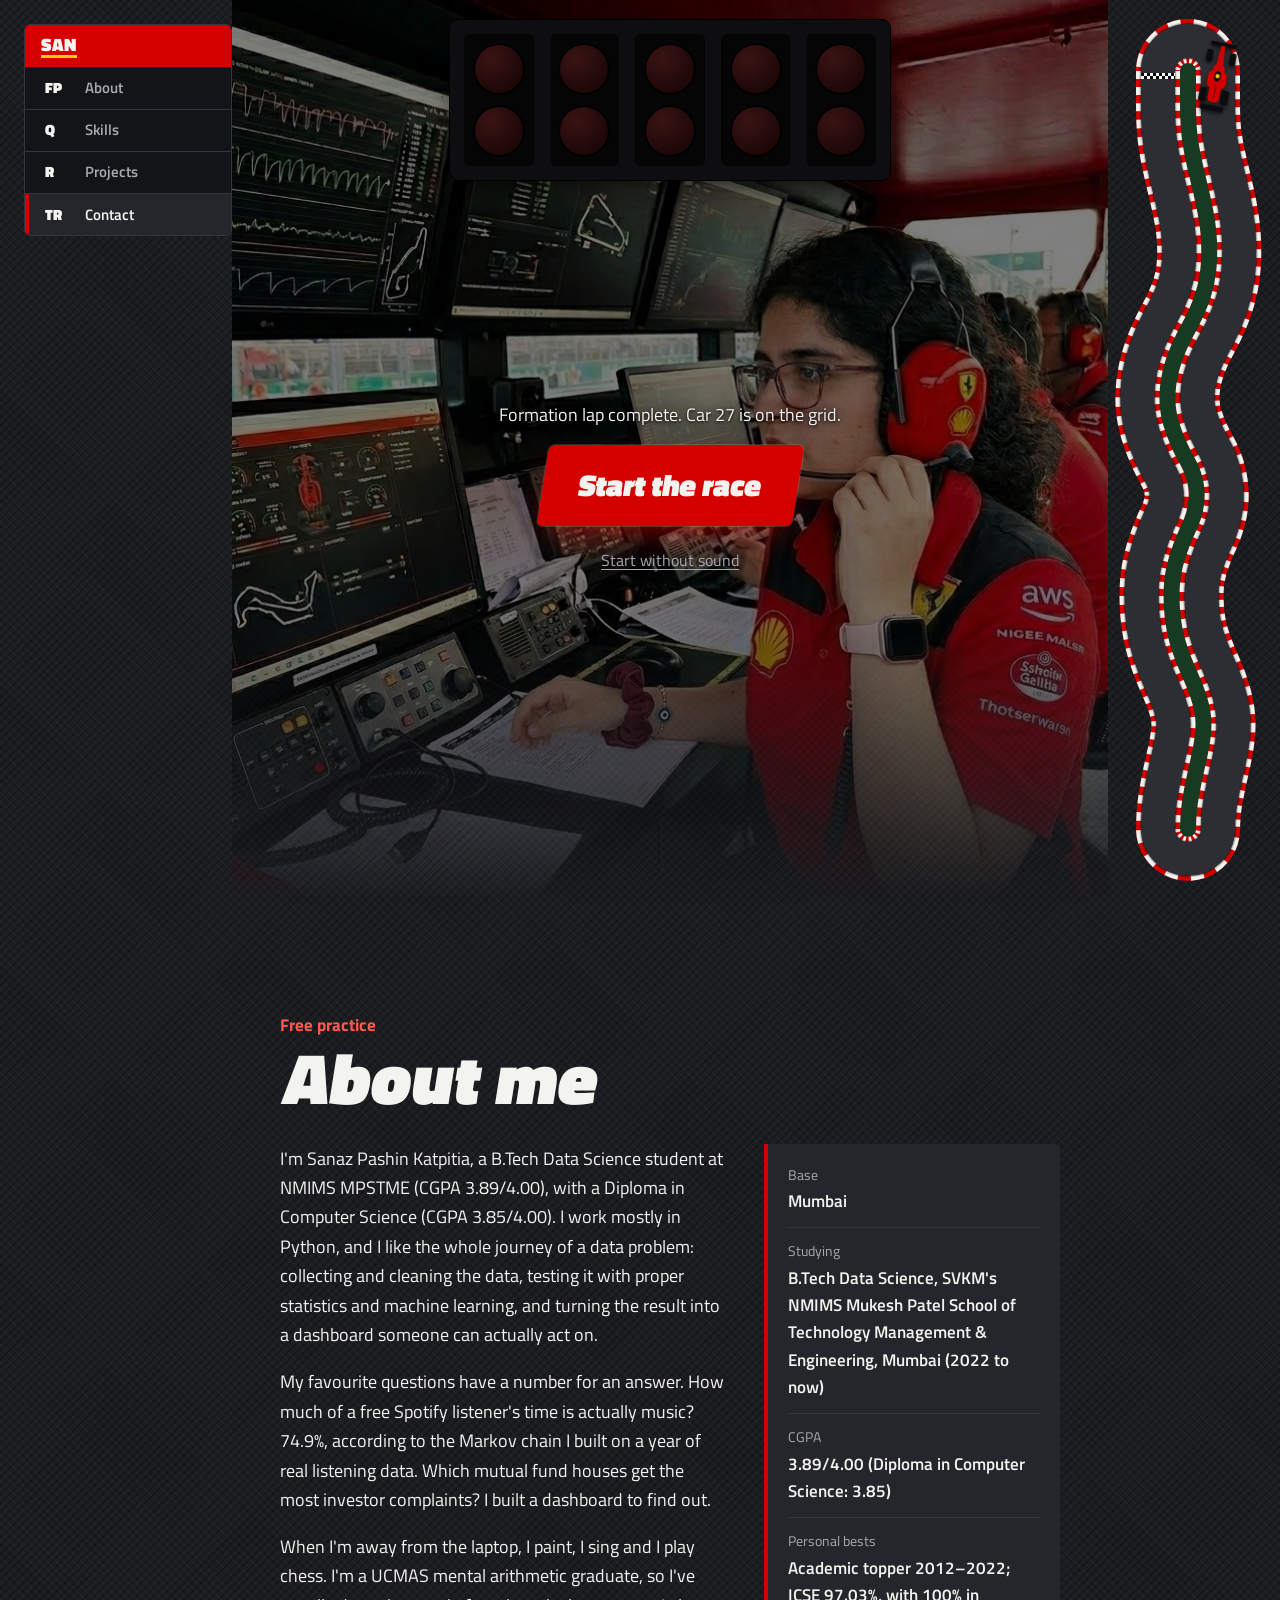
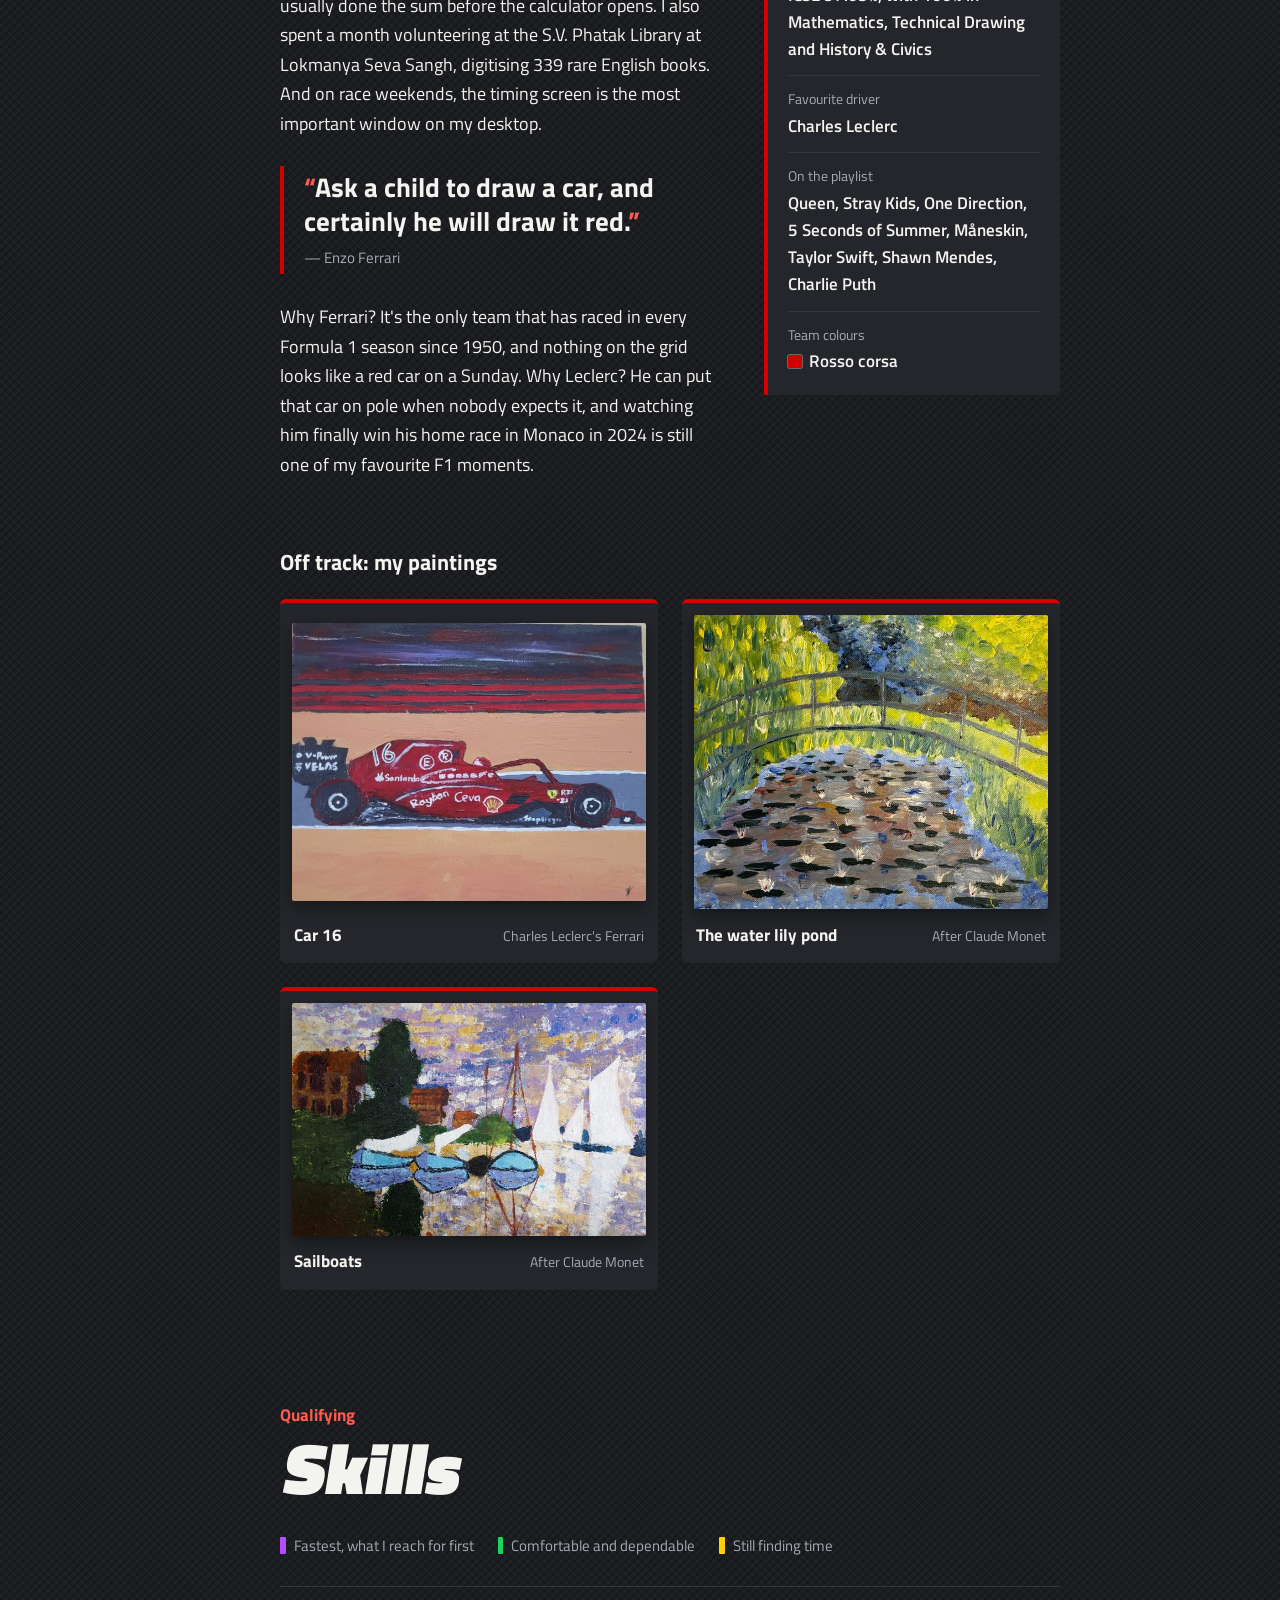
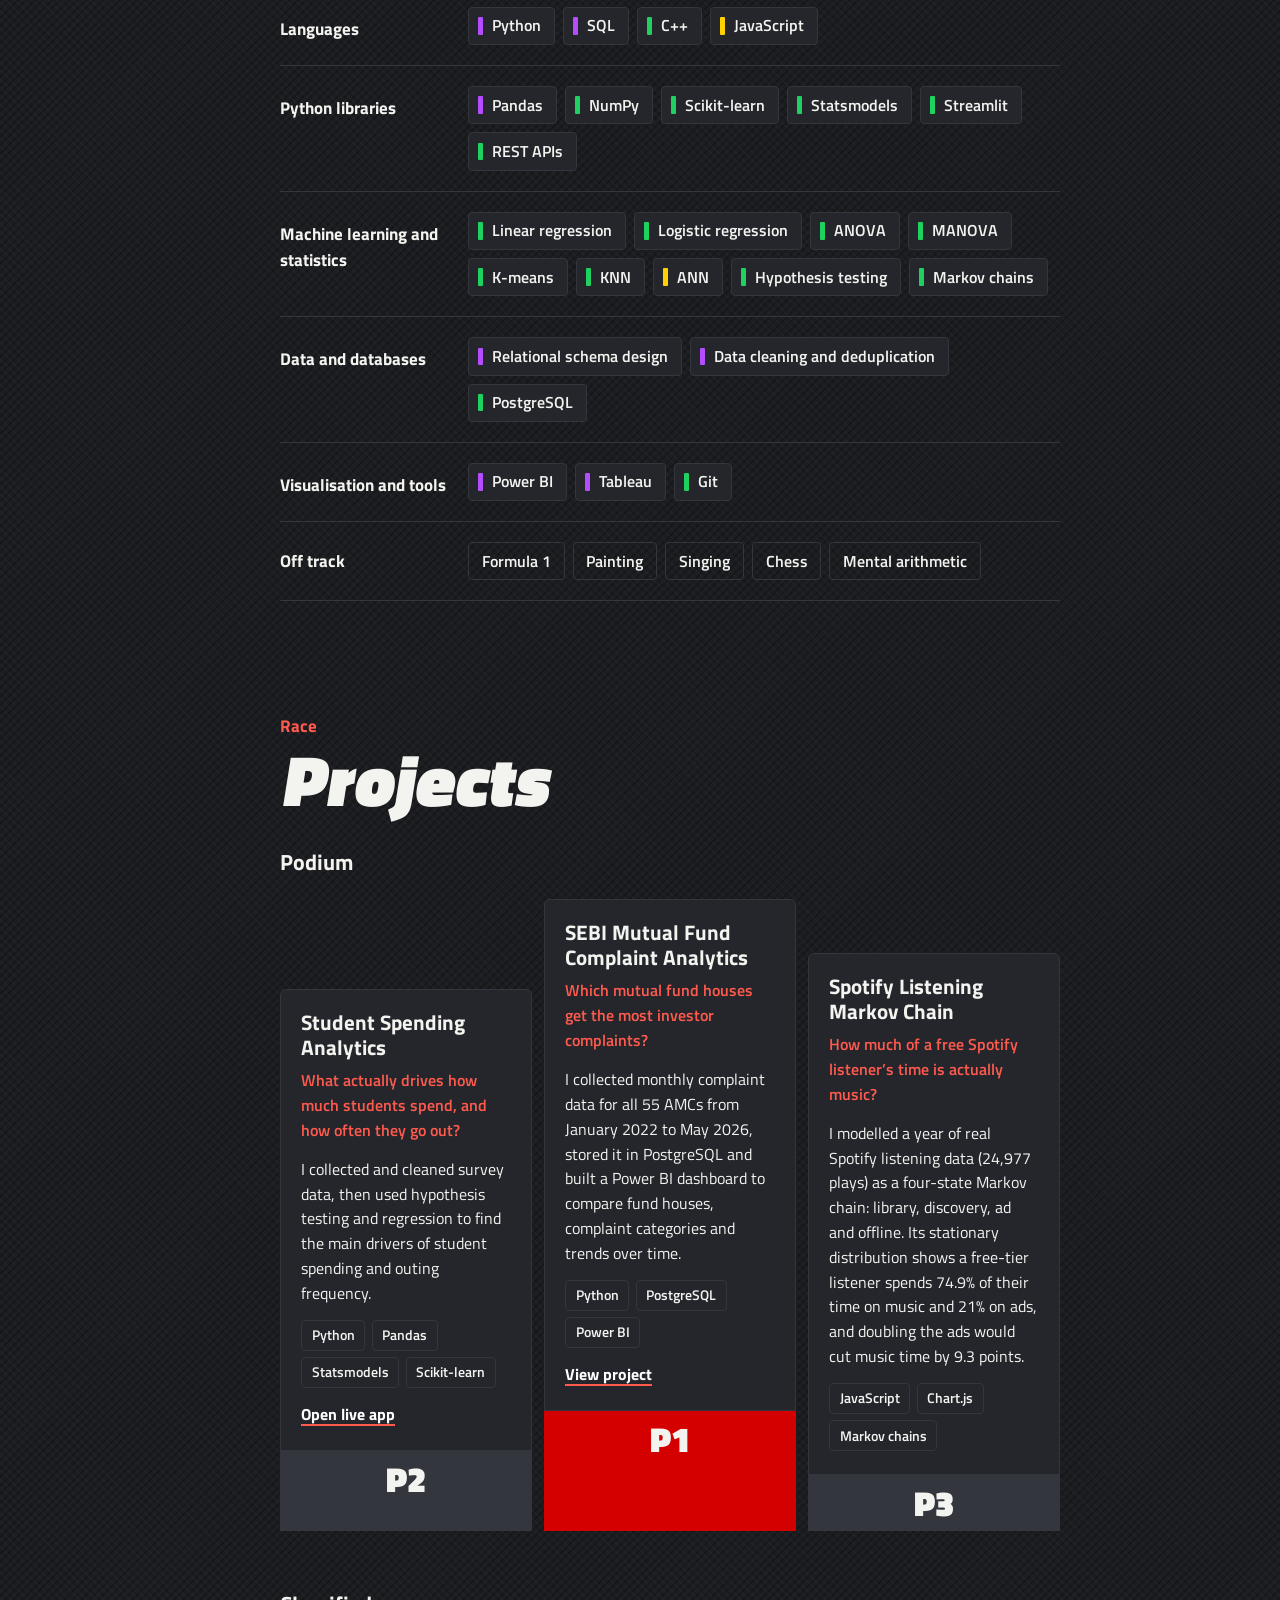
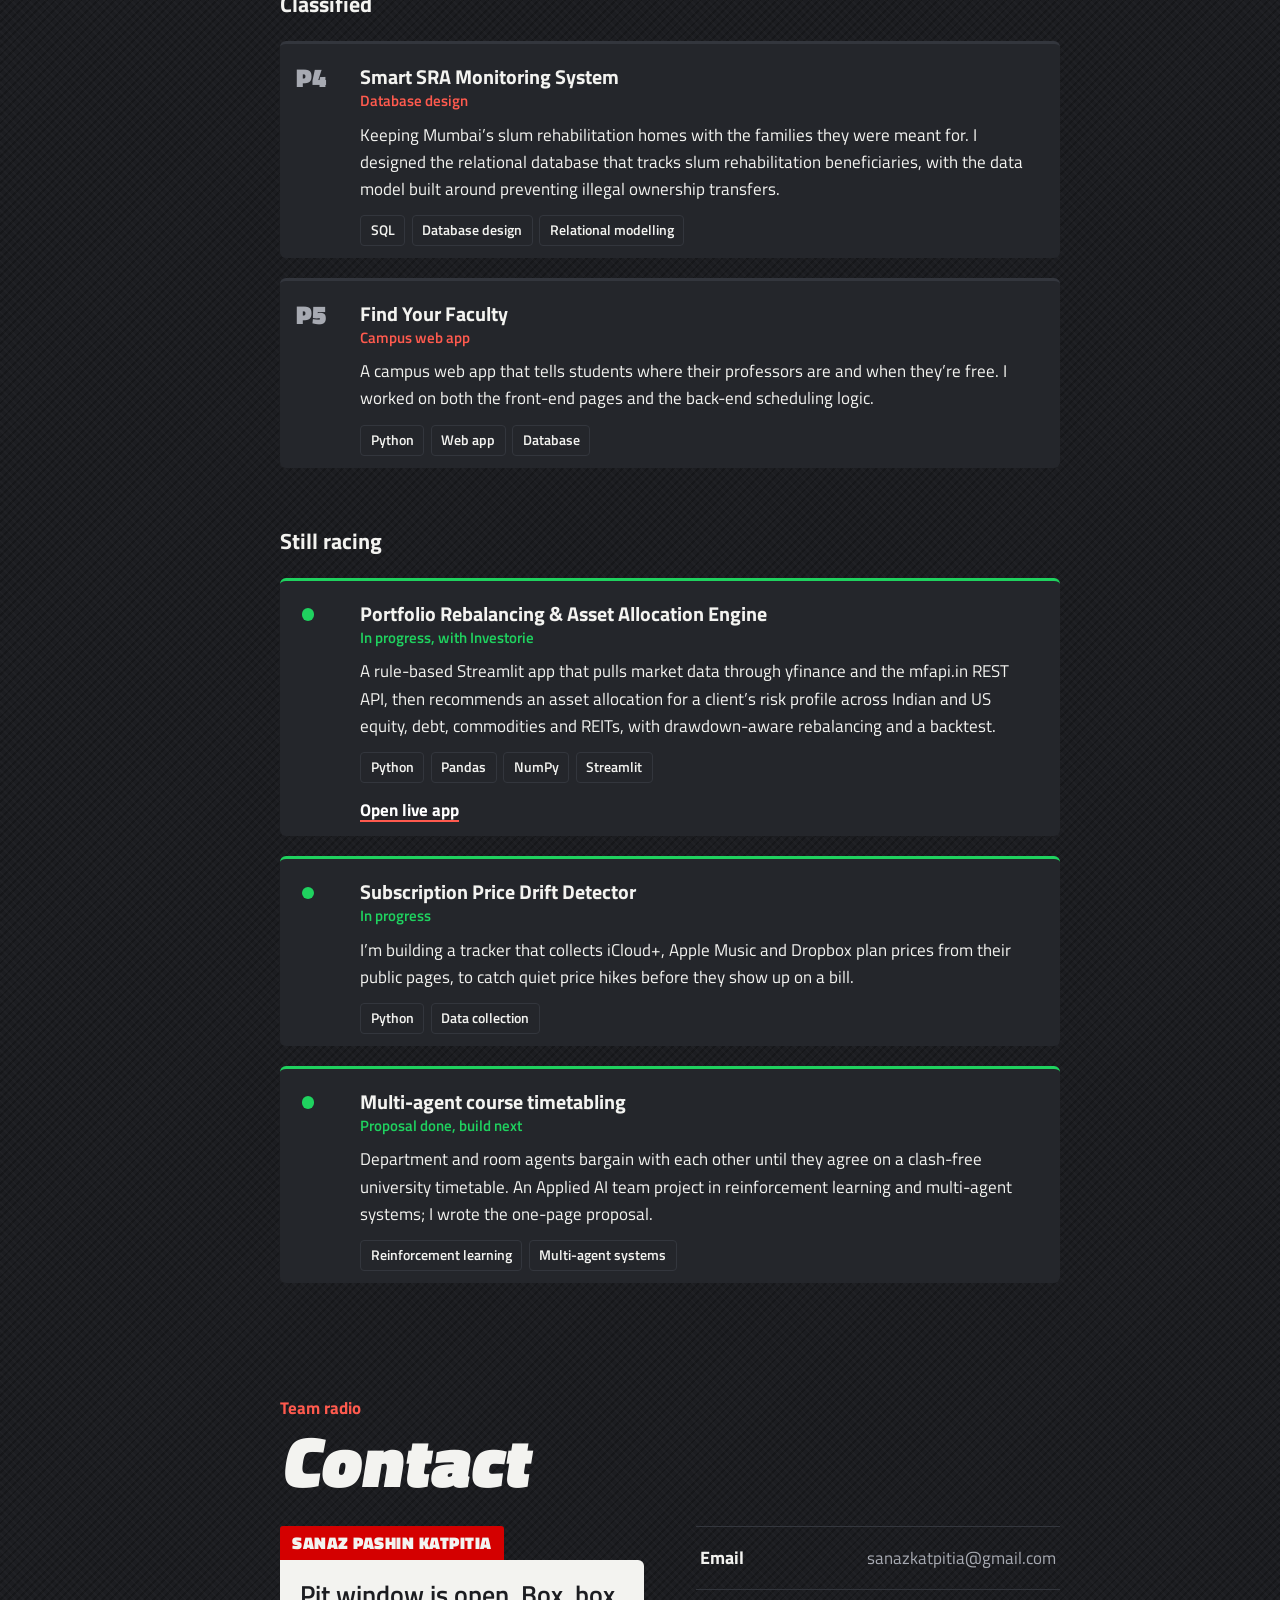
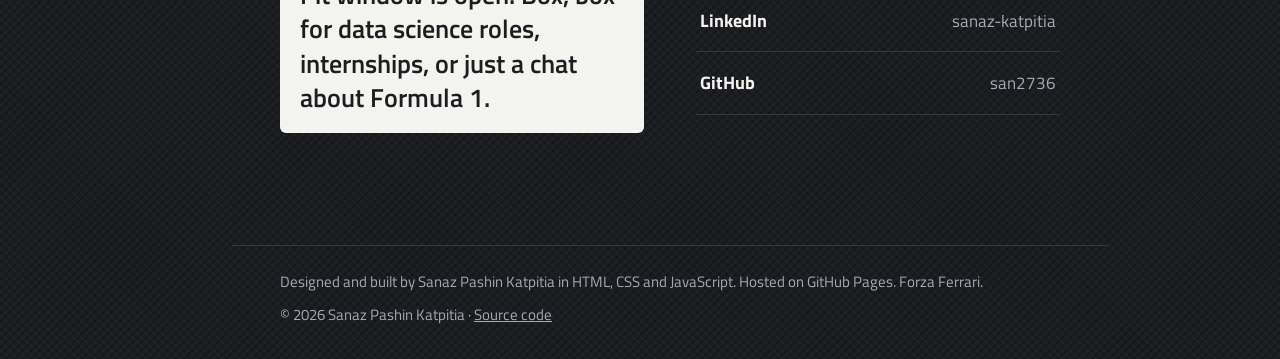
<file: index.html>
<!doctype html>
<html lang="en">
  <head>
    <meta charset="utf-8" />
    <meta name="viewport" content="width=device-width, initial-scale=1" />
    <title>Sanaz Pashin Katpitia</title>
    <meta name="description" content="Sanaz Pashin Katpitia, data science student at NMIMS MPSTME, Mumbai. Python, SQL, machine learning, dashboards, Formula 1, painting and music." />
    <meta name="theme-color" content="#D40000" />
    <meta property="og:title" content="Sanaz Pashin Katpitia" />
    <meta property="og:description" content="Data science student at NMIMS MPSTME, Mumbai. Python, SQL, machine learning, dashboards, Formula 1, painting and music." />
    <meta property="og:type" content="website" />
    <link rel="icon" type="image/svg+xml" href="favicon.svg" />
    <link rel="stylesheet" href="styles.css?v=20261018" />
    <!-- Decide before first paint whether the start sequence should run, so nothing flashes. -->
    <script>
      (function () {
        var reduce = window.matchMedia('(prefers-reduced-motion: reduce)').matches;
        var seen = false;
        try { seen = sessionStorage.getItem('lightsOut') === '1'; } catch (e) {}
        if (!reduce && !seen) document.documentElement.classList.add('pre-start', 'awaiting');
      })();
    </script>
  </head>
  <body>
    <!-- Navigation, styled as the F1 timing tower -->
    <nav class="tower" aria-label="Sections">
      <a class="tower__head" href="#top"><span class="tower__code">SAN</span></a>
      <ol class="tower__list">
        <li><a class="tower__row" href="#practice" data-spy="practice"><span class="tower__short">FP</span><span class="tower__name">About</span></a></li>
        <li><a class="tower__row" href="#qualifying" data-spy="qualifying"><span class="tower__short">Q</span><span class="tower__name">Skills</span></a></li>
        <li><a class="tower__row" href="#race" data-spy="race"><span class="tower__short">R</span><span class="tower__name">Projects</span></a></li>
        <li><a class="tower__row" href="#radio" data-spy="radio"><span class="tower__short">TR</span><span class="tower__name">Contact</span></a></li>
      </ol>
    </nav>

    <main id="top">
      <!-- Hero: five start lights, then the livery -->
      <header class="grid">
        <!-- Behind the lights while the race is about to start: the view from the pit wall -->
        <img class="grid__backdrop" src="images/pit-wall-1200.jpg" srcset="images/pit-wall-700.jpg 700w, images/pit-wall-1200.jpg 1200w" sizes="100vw" width="1200" height="896" alt="" aria-hidden="true" />
        <div class="gantry" aria-hidden="true">
          <div class="gantry__col"><span class="lamp"></span><span class="lamp"></span></div>
          <div class="gantry__col"><span class="lamp"></span><span class="lamp"></span></div>
          <div class="gantry__col"><span class="lamp"></span><span class="lamp"></span></div>
          <div class="gantry__col"><span class="lamp"></span><span class="lamp"></span></div>
          <div class="gantry__col"><span class="lamp"></span><span class="lamp"></span></div>
        </div>

        <!-- Shown once per visit: browsers only allow sound after a tap, so the start waits for one -->
        <div class="gate">
          <p class="gate__lead">Formation lap complete. Car 27 is on the grid.</p>
          <button class="gate__go" type="button" data-start="sound">Start the race</button>
          <button class="gate__quiet" type="button" data-start="quiet">Start without sound</button>
        </div>
        <audio src="sounds/start.mp3" preload="auto" data-start-audio></audio>

        <div class="livery">
          <span class="livery__number" aria-hidden="true">27</span>
          <p class="livery__tag">
            <span class="livery__code">SAN</span>
            <span>Data Science, NMIMS MPSTME</span>
          </p>
          <h1 class="livery__name">
            <span>Sanaz</span>
            <span>Pashin</span>
            <span>Katpitia</span>
          </h1>
          <p class="livery__line">
            I'm a data science student who builds things with Python, SQL and machine learning, turns the
            results into dashboards, and never misses a Formula 1 race.
          </p>
          <div class="livery__controls">
            <button class="livery__btn" type="button" data-replay>Watch the start again</button>
            <button class="livery__btn livery__btn--sound" type="button" data-sound aria-pressed="false">
              <svg class="livery__icon" viewBox="0 0 24 24" aria-hidden="true">
                <path d="M4 9h4l5-4v14l-5-4H4z" fill="currentColor" />
                <path class="wave" d="M16 8.5a5 5 0 0 1 0 7M18.5 6a8.5 8.5 0 0 1 0 12" fill="none" stroke="currentColor" stroke-width="2" stroke-linecap="round" />
                <path class="mute" d="M16.5 9.5l5 5m0-5l-5 5" fill="none" stroke="currentColor" stroke-width="2" stroke-linecap="round" />
              </svg>
              <span data-sound-label>Engine sound off</span>
            </button>
          </div>
          <figure class="pitcam">
            <img src="images/pit-wall-700.jpg" srcset="images/pit-wall-700.jpg 700w, images/pit-wall-1200.jpg 1200w" sizes="(min-width: 64rem) 40vw, 100vw" width="700" height="523" alt="Me at the Ferrari pit wall in team kit and headphones, in front of timing and telemetry screens." />
          </figure>
        </div>
      </header>

      <!-- Practice: about me -->
      <section id="practice" class="session" aria-labelledby="practice-title">
        <div class="session__head">
          <p class="session__kind">Free practice</p>
          <h2 id="practice-title">About me</h2>
        </div>
        <div class="practice">
          <div class="practice__text">
            <p>
              I'm Sanaz Pashin Katpitia, a B.Tech Data Science student at NMIMS MPSTME (CGPA 3.89/4.00), with a Diploma in Computer
              Science (CGPA 3.85/4.00). I work mostly in Python, and I like the whole journey of a data problem:
              collecting and cleaning the data, testing it with proper statistics and machine learning, and turning the
              result into a dashboard someone can actually act on.
            </p>
            <p>
              My favourite questions have a number for an answer. How much of a free Spotify listener's time is
              actually music? 74.9%, according to the Markov chain I built on a year of real listening data. Which
              mutual fund houses get the most investor complaints? I built a dashboard to find out.
            </p>
            <p>
              When I'm away from the laptop, I paint, I sing and I play chess. I'm a UCMAS mental arithmetic graduate, so I've
              usually done the sum before the calculator opens. I also spent a month volunteering at the S.V. Phatak
              Library at Lokmanya Seva Sangh, digitising 339 rare English books. And on race weekends, the timing
              screen is the most important window on my desktop.
            </p>
            <figure class="quote">
              <blockquote>
                <p>Ask a child to draw a car, and certainly he will draw it red.</p>
              </blockquote>
              <figcaption>Enzo Ferrari</figcaption>
            </figure>
            <p>
              Why Ferrari? It's the only team that has raced in every Formula 1 season since 1950, and nothing on the
              grid looks like a red car on a Sunday. Why Leclerc? He can put that car on pole when nobody expects it,
              and watching him finally win his home race in Monaco in 2024 is still one of my favourite F1 moments.
            </p>
          </div>
          <dl class="card">
            <div><dt>Base</dt><dd>Mumbai</dd></div>
            <div><dt>Studying</dt><dd>B.Tech Data Science, SVKM's NMIMS Mukesh Patel School of Technology Management &amp; Engineering, Mumbai (2022 to now)</dd></div>
            <div><dt>CGPA</dt><dd>3.89/4.00 (Diploma in Computer Science: 3.85)</dd></div>
            <div><dt>Personal bests</dt><dd>Academic topper 2012–2022; ICSE 97.03%, with 100% in Mathematics, Technical Drawing and History &amp; Civics</dd></div>
            <div><dt>Favourite driver</dt><dd>Charles Leclerc</dd></div>
            <div><dt>On the playlist</dt><dd>Queen, Stray Kids, One Direction, 5 Seconds of Summer, Måneskin, Taylor Swift, Shawn Mendes, Charlie Puth</dd></div>
            <div><dt>Team colours</dt><dd><span class="swatch" aria-hidden="true"></span>Rosso corsa</dd></div>
          </dl>
        </div>

        <div class="gallery">
          <h3 class="gallery__heading">Off track: my paintings</h3>
          <ul class="gallery__list">
            <li>
              <figure class="frame">
                <a class="frame__img" href="images/car-16-1080.jpg" target="_blank" rel="noopener">
                  <img src="images/car-16-640.jpg" srcset="images/car-16-640.jpg 640w, images/car-16-1080.jpg 1080w" sizes="(min-width: 60rem) 22rem, (min-width: 40rem) 45vw, 100vw" width="640" height="504" loading="lazy" alt="My painting of Charles Leclerc's red Ferrari, car 16, in side view on a grey track, under a dark sky streaked with red." />
                </a>
                <figcaption><span class="frame__title">Car 16</span><span class="frame__note">Charles Leclerc's Ferrari</span></figcaption>
              </figure>
            </li>
            <li>
              <figure class="frame">
                <a class="frame__img" href="images/water-lilies-1280.jpg" target="_blank" rel="noopener">
                  <img src="images/water-lilies-640.jpg" srcset="images/water-lilies-640.jpg 640w, images/water-lilies-1280.jpg 1280w" sizes="(min-width: 60rem) 22rem, (min-width: 40rem) 45vw, 100vw" width="640" height="531" loading="lazy" alt="My painting of an arched footbridge over a pond of water lilies, in thick strokes of green, yellow and blue." />
                </a>
                <figcaption><span class="frame__title">The water lily pond</span><span class="frame__note">After Claude Monet</span></figcaption>
              </figure>
            </li>
            <li>
              <figure class="frame">
                <a class="frame__img" href="images/sailboats-1280.jpg" target="_blank" rel="noopener">
                  <img src="images/sailboats-640.jpg" srcset="images/sailboats-640.jpg 640w, images/sailboats-1280.jpg 1280w" sizes="(min-width: 60rem) 22rem, (min-width: 40rem) 45vw, 100vw" width="640" height="420" loading="lazy" alt="My painting of white sailboats and moored blue rowing boats on a river, with houses and trees on the bank, in lilac and gold strokes." />
                </a>
                <figcaption><span class="frame__title">Sailboats</span><span class="frame__note">After Claude Monet</span></figcaption>
              </figure>
            </li>
          </ul>
        </div>
      </section>

      <!-- Qualifying: skills, coloured like timing-screen sectors -->
      <section id="qualifying" class="session" aria-labelledby="qualifying-title">
        <div class="session__head">
          <p class="session__kind">Qualifying</p>
          <h2 id="qualifying-title">Skills</h2>
        </div>
        <ul class="legend" aria-label="What the colours mean">
          <li><span class="pace pace--purple" aria-hidden="true"></span>Fastest, what I reach for first</li>
          <li><span class="pace pace--green" aria-hidden="true"></span>Comfortable and dependable</li>
          <li><span class="pace pace--yellow" aria-hidden="true"></span>Still finding time</li>
        </ul>
        <!-- Pace colours: pace--purple = strongest, pace--green = comfortable, pace--yellow = learning -->
        <div class="sheet">
          <div class="sheet__row">
            <h3 class="sheet__group">Languages</h3>
            <ul class="sheet__items">
              <li class="chip"><span class="pace pace--purple" aria-hidden="true"></span>Python<span class="sr-only"> (strongest)</span></li>
              <li class="chip"><span class="pace pace--purple" aria-hidden="true"></span>SQL<span class="sr-only"> (strongest)</span></li>
              <li class="chip"><span class="pace pace--green" aria-hidden="true"></span>C++<span class="sr-only"> (comfortable)</span></li>
              <li class="chip"><span class="pace pace--yellow" aria-hidden="true"></span>JavaScript<span class="sr-only"> (learning)</span></li>
            </ul>
          </div>
          <div class="sheet__row">
            <h3 class="sheet__group">Python libraries</h3>
            <ul class="sheet__items">
              <li class="chip"><span class="pace pace--purple" aria-hidden="true"></span>Pandas<span class="sr-only"> (strongest)</span></li>
              <li class="chip"><span class="pace pace--green" aria-hidden="true"></span>NumPy<span class="sr-only"> (comfortable)</span></li>
              <li class="chip"><span class="pace pace--green" aria-hidden="true"></span>Scikit-learn<span class="sr-only"> (comfortable)</span></li>
              <li class="chip"><span class="pace pace--green" aria-hidden="true"></span>Statsmodels<span class="sr-only"> (comfortable)</span></li>
              <li class="chip"><span class="pace pace--green" aria-hidden="true"></span>Streamlit<span class="sr-only"> (comfortable)</span></li>
              <li class="chip"><span class="pace pace--green" aria-hidden="true"></span>REST APIs<span class="sr-only"> (comfortable)</span></li>
            </ul>
          </div>
          <div class="sheet__row">
            <h3 class="sheet__group">Machine learning and statistics</h3>
            <ul class="sheet__items">
              <li class="chip"><span class="pace pace--green" aria-hidden="true"></span>Linear regression<span class="sr-only"> (comfortable)</span></li>
              <li class="chip"><span class="pace pace--green" aria-hidden="true"></span>Logistic regression<span class="sr-only"> (comfortable)</span></li>
              <li class="chip"><span class="pace pace--green" aria-hidden="true"></span>ANOVA<span class="sr-only"> (comfortable)</span></li>
              <li class="chip"><span class="pace pace--green" aria-hidden="true"></span>MANOVA<span class="sr-only"> (comfortable)</span></li>
              <li class="chip"><span class="pace pace--green" aria-hidden="true"></span>K-means<span class="sr-only"> (comfortable)</span></li>
              <li class="chip"><span class="pace pace--green" aria-hidden="true"></span>KNN<span class="sr-only"> (comfortable)</span></li>
              <li class="chip"><span class="pace pace--yellow" aria-hidden="true"></span>ANN<span class="sr-only"> (learning)</span></li>
              <li class="chip"><span class="pace pace--green" aria-hidden="true"></span>Hypothesis testing<span class="sr-only"> (comfortable)</span></li>
              <li class="chip"><span class="pace pace--green" aria-hidden="true"></span>Markov chains<span class="sr-only"> (comfortable)</span></li>
            </ul>
          </div>
          <div class="sheet__row">
            <h3 class="sheet__group">Data and databases</h3>
            <ul class="sheet__items">
              <li class="chip"><span class="pace pace--purple" aria-hidden="true"></span>Relational schema design<span class="sr-only"> (strongest)</span></li>
              <li class="chip"><span class="pace pace--purple" aria-hidden="true"></span>Data cleaning and deduplication<span class="sr-only"> (strongest)</span></li>
              <li class="chip"><span class="pace pace--green" aria-hidden="true"></span>PostgreSQL<span class="sr-only"> (comfortable)</span></li>
            </ul>
          </div>
          <div class="sheet__row">
            <h3 class="sheet__group">Visualisation and tools</h3>
            <ul class="sheet__items">
              <li class="chip"><span class="pace pace--purple" aria-hidden="true"></span>Power BI<span class="sr-only"> (strongest)</span></li>
              <li class="chip"><span class="pace pace--purple" aria-hidden="true"></span>Tableau<span class="sr-only"> (strongest)</span></li>
              <li class="chip"><span class="pace pace--green" aria-hidden="true"></span>Git<span class="sr-only"> (comfortable)</span></li>
            </ul>
          </div>
          <div class="sheet__row">
            <h3 class="sheet__group">Off track</h3>
            <ul class="sheet__items">
              <li class="chip chip--plain">Formula 1</li>
              <li class="chip chip--plain">Painting</li>
              <li class="chip chip--plain">Singing</li>
              <li class="chip chip--plain">Chess</li>
              <li class="chip chip--plain">Mental arithmetic</li>
            </ul>
          </div>
        </div>
      </section>

      <!-- Race: projects -->
      <section id="race" class="session" aria-labelledby="race-title">
        <div class="session__head">
          <p class="session__kind">Race</p>
          <h2 id="race-title">Projects</h2>
        </div>

        <h3 class="race__heading">Podium</h3>
        <ol class="podium">
          <li class="podium__place podium__place--p1">
            <article class="podium__card">
              <h4 class="podium__title">SEBI Mutual Fund Complaint Analytics</h4>
              <p class="podium__question">Which mutual fund houses get the most investor complaints?</p>
              <p>I collected monthly complaint data for all 55 AMCs from January 2022 to May 2026, stored it in PostgreSQL and built a Power BI dashboard to compare fund houses, complaint categories and trends over time.</p>
              <ul class="podium__tech" aria-label="Tools used"><li class="chip chip--plain">Python</li><li class="chip chip--plain">PostgreSQL</li><li class="chip chip--plain">Power BI</li></ul>
              <p class="project-link"><a href="https://san2736.github.io/sebi_dashboard/" target="_blank" rel="noopener noreferrer">View project</a></p>
            </article>
            <div class="podium__step" aria-hidden="true">P1</div>
            <p class="sr-only">Position 1</p>
          </li>
          <li class="podium__place podium__place--p2">
            <article class="podium__card">
              <h4 class="podium__title">Student Spending Analytics</h4>
              <p class="podium__question">What actually drives how much students spend, and how often they go out?</p>
              <p>I collected and cleaned survey data, then used hypothesis testing and regression to find the main drivers of student spending and outing frequency.</p>
              <ul class="podium__tech" aria-label="Tools used"><li class="chip chip--plain">Python</li><li class="chip chip--plain">Pandas</li><li class="chip chip--plain">Statsmodels</li><li class="chip chip--plain">Scikit-learn</li></ul>
              <p class="project-link"><a href="https://ssdiproject-3usqzjl8573g96rlh6ye6r.streamlit.app/" target="_blank" rel="noopener noreferrer">Open live app</a></p>
            </article>
            <div class="podium__step" aria-hidden="true">P2</div>
            <p class="sr-only">Position 2</p>
          </li>
          <li class="podium__place podium__place--p3">
            <article class="podium__card">
              <h4 class="podium__title">Spotify Listening Markov Chain</h4>
              <p class="podium__question">How much of a free Spotify listener&rsquo;s time is actually music?</p>
              <p>I modelled a year of real Spotify listening data (24,977 plays) as a four-state Markov chain: library, discovery, ad and offline. Its stationary distribution shows a free-tier listener spends 74.9% of their time on music and 21% on ads, and doubling the ads would cut music time by 9.3 points.</p>
              <ul class="podium__tech" aria-label="Tools used"><li class="chip chip--plain">JavaScript</li><li class="chip chip--plain">Chart.js</li><li class="chip chip--plain">Markov chains</li></ul>
            </article>
            <div class="podium__step" aria-hidden="true">P3</div>
            <p class="sr-only">Position 3</p>
          </li>
        </ol>

        <h3 class="race__heading">Classified</h3>
        <ol class="results" start="4">
          <li class="result">
            <span class="result__pos" aria-hidden="true">P4</span>
            <div class="result__body">
              <h4 class="result__title">Smart SRA Monitoring System</h4>
              <p class="result__role">Database design</p>
              <p>Keeping Mumbai&rsquo;s slum rehabilitation homes with the families they were meant for. I designed the relational database that tracks slum rehabilitation beneficiaries, with the data model built around preventing illegal ownership transfers.</p>
              <ul class="podium__tech" aria-label="Tools used"><li class="chip chip--plain">SQL</li><li class="chip chip--plain">Database design</li><li class="chip chip--plain">Relational modelling</li></ul>
            </div>
          </li>
          <li class="result">
            <span class="result__pos" aria-hidden="true">P5</span>
            <div class="result__body">
              <h4 class="result__title">Find Your Faculty</h4>
              <p class="result__role">Campus web app</p>
              <p>A campus web app that tells students where their professors are and when they&rsquo;re free. I worked on both the front-end pages and the back-end scheduling logic.</p>
              <ul class="podium__tech" aria-label="Tools used"><li class="chip chip--plain">Python</li><li class="chip chip--plain">Web app</li><li class="chip chip--plain">Database</li></ul>
            </div>
          </li>
        </ol>

        <h3 class="race__heading">Still racing</h3>
        <ul class="results results--live">
          <li class="result">
            <span class="result__live" aria-hidden="true"></span>
            <div class="result__body">
              <h4 class="result__title">Portfolio Rebalancing &amp; Asset Allocation Engine</h4>
              <p class="result__role">In progress, with Investorie</p>
              <p>A rule-based Streamlit app that pulls market data through yfinance and the mfapi.in REST API, then recommends an asset allocation for a client&rsquo;s risk profile across Indian and US equity, debt, commodities and REITs, with drawdown-aware rebalancing and a backtest.</p>
              <ul class="podium__tech" aria-label="Tools used"><li class="chip chip--plain">Python</li><li class="chip chip--plain">Pandas</li><li class="chip chip--plain">NumPy</li><li class="chip chip--plain">Streamlit</li></ul>
              <p class="project-link"><a href="https://portfolio-rebalancing-and-tax-loss-harvesting-engine-guprwcpad.streamlit.app/" target="_blank" rel="noopener noreferrer">Open live app</a></p>
            </div>
          </li>
          <li class="result">
            <span class="result__live" aria-hidden="true"></span>
            <div class="result__body">
              <h4 class="result__title">Subscription Price Drift Detector</h4>
              <p class="result__role">In progress</p>
              <p>I&rsquo;m building a tracker that collects iCloud+, Apple Music and Dropbox plan prices from their public pages, to catch quiet price hikes before they show up on a bill.</p>
              <ul class="podium__tech" aria-label="Tools used"><li class="chip chip--plain">Python</li><li class="chip chip--plain">Data collection</li></ul>
            </div>
          </li>
          <li class="result">
            <span class="result__live" aria-hidden="true"></span>
            <div class="result__body">
              <h4 class="result__title">Multi-agent course timetabling</h4>
              <p class="result__role">Proposal done, build next</p>
              <p>Department and room agents bargain with each other until they agree on a clash-free university timetable. An Applied AI team project in reinforcement learning and multi-agent systems; I wrote the one-page proposal.</p>
              <ul class="podium__tech" aria-label="Tools used"><li class="chip chip--plain">Reinforcement learning</li><li class="chip chip--plain">Multi-agent systems</li></ul>
            </div>
          </li>
        </ul>
      </section>

      <!-- Team radio: contact -->
      <section id="radio" class="session" aria-labelledby="radio-title">
        <div class="session__head">
          <p class="session__kind">Team radio</p>
          <h2 id="radio-title">Contact</h2>
        </div>
        <figure class="radio">
          <figcaption class="radio__who">Sanaz Pashin Katpitia</figcaption>
          <blockquote class="radio__msg">
            <p>Pit window is open. Box, box for data science roles, internships, or just a chat about Formula 1.</p>
          </blockquote>
        </figure>
        <ul class="channels">
          <li>
            <a class="channel" href="mailto:sanazkatpitia@gmail.com">
              <span class="channel__label">Email</span>
              <span class="channel__value">sanazkatpitia@gmail.com</span>
            </a>
          </li>
          <li>
            <a class="channel" href="https://www.linkedin.com/in/sanaz-katpitia" target="_blank" rel="noopener noreferrer">
              <span class="channel__label">LinkedIn</span>
              <span class="channel__value">sanaz-katpitia</span>
            </a>
          </li>
          <li>
            <a class="channel" href="https://github.com/san2736" target="_blank" rel="noopener noreferrer">
              <span class="channel__label">GitHub</span>
              <span class="channel__value">san2736</span>
            </a>
          </li>
        </ul>
      </section>

      <footer class="foot">
        <p>Designed and built by Sanaz Pashin Katpitia in HTML, CSS and JavaScript. Hosted on GitHub Pages. Forza Ferrari.</p>
        <p>&copy; 2026 Sanaz Pashin Katpitia &middot; <a href="https://github.com/san2736/personal_portfolio" target="_blank" rel="noopener noreferrer">Source code</a></p>
      </footer>
    </main>

    <!-- Scroll bar as a race circuit: the car drives down one side as you scroll, and swings across to come back up the other -->
    <div class="track" data-track aria-hidden="true">
      <!-- The circuit is designed on a 60 x 1000 grid; script.js redraws it at the track's real size -->
      <svg class="track__map" data-map>
        <defs>
          <pattern id="chequer" width="6" height="6" patternUnits="userSpaceOnUse">
            <rect width="6" height="6" fill="#f3f3f0" />
            <rect width="3" height="3" fill="#0b0b0d" />
            <rect x="3" y="3" width="3" height="3" fill="#0b0b0d" />
          </pattern>
        </defs>
        <path data-path d="M30 20 L30 110 C30 160 48 160 48 210 L48 290 C48 350 12 340 12 410 L12 470 C12 515 46 510 46 555 C46 600 16 595 16 640 L16 720 C16 790 47 780 47 845 C47 900 30 895 30 935 L30 980" visibility="hidden" />
        <path class="track__kerb" data-draw />
        <path class="track__kerb track__kerb--white" data-draw />
        <path class="track__asphalt" data-draw />
        <rect data-start-line fill="url(#chequer)" />
      </svg>
      <div class="track__car-pos" data-car>
        <div class="track__car-turn">
          <svg class="track__car" viewBox="0 0 28 68" width="14" height="34">
            <rect x="2" y="1" width="24" height="4" rx="1" fill="#0b0b0d" />
            <rect x="0" y="9" width="6" height="12" rx="2" fill="#0b0b0d" />
            <rect x="22" y="9" width="6" height="12" rx="2" fill="#0b0b0d" />
            <path d="M12 4h4l1.4 22h-6.8z" fill="#d40000" />
            <rect x="5" y="28" width="18" height="17" rx="5" fill="#d40000" />
            <rect x="8.5" y="22" width="11" height="36" rx="4" fill="#d40000" />
            <ellipse cx="14" cy="33" rx="3.2" ry="5" fill="#0b0b0d" />
            <circle cx="14" cy="33" r="2" fill="#ffd100" />
            <rect x="13" y="40" width="2" height="16" fill="#a30000" />
            <rect x="0" y="45" width="7" height="14" rx="2" fill="#0b0b0d" />
            <rect x="21" y="45" width="7" height="14" rx="2" fill="#0b0b0d" />
            <rect x="3" y="61" width="22" height="5" rx="1" fill="#0b0b0d" />
          </svg>
        </div>
      </div>
    </div>

    <script src="script.js?v=20261018"></script>
  </body>
</html>
</file>
<file: styles.css>
/* Titillium Web, self-hosted (SIL Open Font License, see fonts/OFL.txt) */
@font-face {
  font-family: 'Titillium Web';
  font-style: normal;
  font-weight: 400;
  font-display: swap;
  src: url('fonts/titillium-web-latin-400-normal.woff2') format('woff2');
}

@font-face {
  font-family: 'Titillium Web';
  font-style: normal;
  font-weight: 600;
  font-display: swap;
  src: url('fonts/titillium-web-latin-600-normal.woff2') format('woff2');
}

@font-face {
  font-family: 'Titillium Web';
  font-style: normal;
  font-weight: 700;
  font-display: swap;
  src: url('fonts/titillium-web-latin-700-normal.woff2') format('woff2');
}

@font-face {
  font-family: 'Titillium Web';
  font-style: normal;
  font-weight: 900;
  font-display: swap;
  src: url('fonts/titillium-web-latin-900-normal.woff2') format('woff2');
}

/* Palette: Ferrari-inspired rosso corsa with black and white, on carbon fibre. */
:root {
  --rosso: #d40000;
  --rosso-deep: #a30000;
  --rosso-light: #ff5a4e; /* small red labels on dark backgrounds */
  --giallo: #ffd100; /* used sparingly: the SAN code and the driver's helmet */
  --nero: #0b0b0d;
  --white: #ffffff;
  --carbon: #1c1d21;
  --carbon-2: #24262b;
  --asphalt: #33363d;
  --chalk: #f3f3f0;
  --steel: #a7aab2;

  /* Timing screen sector colours */
  --purple: #b44dff;
  --green: #1fd25f;
  --yellow: #ffd100;

  --tower-w: 13rem;
  --bar-h: 3.25rem;
  --gutter: clamp(1rem, 4vw, 3rem);

  --font: 'Titillium Web', system-ui, sans-serif;

  color-scheme: dark;
}

*,
*::before,
*::after {
  box-sizing: border-box;
}

html {
  scroll-behavior: smooth;
  scroll-padding-top: calc(var(--bar-h) + 1rem);
  -webkit-text-size-adjust: 100%;
}

body {
  margin: 0;
  font-family: var(--font);
  font-size: 1.0625rem;
  line-height: 1.6;
  color: var(--chalk);
  background-color: var(--carbon);
  /* A quiet carbon-fibre twill */
  background-image:
    repeating-linear-gradient(45deg, rgb(255 255 255 / 0.018) 0 2px, transparent 2px 6px),
    repeating-linear-gradient(-45deg, rgb(0 0 0 / 0.22) 0 2px, transparent 2px 6px);
  overflow-x: hidden;
}

a {
  color: inherit;
}

:focus-visible {
  outline: 3px solid var(--white);
  outline-offset: 3px;
}

.sr-only {
  position: absolute;
  width: 1px;
  height: 1px;
  padding: 0;
  margin: -1px;
  overflow: hidden;
  clip: rect(0, 0, 0, 0);
  white-space: nowrap;
  border: 0;
}

/* ---------- Timing tower (navigation) ---------- */

.tower {
  position: sticky;
  top: 0;
  z-index: 20;
  display: flex;
  align-items: stretch;
  height: var(--bar-h);
  background: rgb(20 21 24 / 0.94);
  backdrop-filter: blur(6px);
  border-bottom: 1px solid var(--asphalt);
}

.tower__head {
  display: grid;
  place-items: center;
  padding: 0 0.75rem;
  background: var(--rosso);
  text-decoration: none;
}

.tower__code {
  font-weight: 900;
  font-size: 1.1rem;
  letter-spacing: 0.04em;
  border-bottom: 3px solid var(--giallo);
  line-height: 1.15;
}

.tower__list {
  display: flex;
  flex: 1;
  margin: 0;
  padding: 0;
  list-style: none;
}

.tower__list li {
  flex: 1;
}

.tower__row {
  display: flex;
  align-items: center;
  justify-content: center;
  gap: 0.6rem;
  height: 100%;
  padding: 0 0.25rem;
  font-weight: 600;
  font-size: 0.92rem;
  white-space: nowrap;
  color: var(--steel);
  text-decoration: none;
  border-bottom: 3px solid transparent;
  transition: color 0.2s, border-color 0.2s;
}

.tower__row:hover,
.tower__row[aria-current='true'] {
  color: var(--chalk);
}

.tower__row[aria-current='true'] {
  border-bottom-color: var(--rosso);
}

.tower__short {
  display: none;
}

@media (min-width: 64rem) {
  :root {
    --bar-h: 0rem;
  }

  .tower {
    position: fixed;
    inset: 1.5rem auto auto 1.5rem;
    flex-direction: column;
    width: var(--tower-w);
    height: auto;
    border: 1px solid var(--asphalt);
    border-radius: 6px;
    overflow: hidden;
  }

  .tower__head {
    justify-items: start;
    padding: 0.6rem 1rem;
  }

  .tower__list {
    flex-direction: column;
  }

  .tower__list li + li {
    border-top: 1px solid var(--asphalt);
  }

  .tower__row {
    justify-content: flex-start;
    height: auto;
    padding: 0.55rem 1rem;
    border-bottom: 0;
    border-left: 4px solid transparent;
  }

  .tower__row[aria-current='true'] {
    border-left-color: var(--rosso);
    background: var(--carbon-2);
  }

  .tower__short {
    display: inline-block;
    min-width: 1.9rem;
    font-weight: 900;
    color: var(--chalk);
  }

  #top {
    margin-left: calc(var(--tower-w) + 1.5rem);
  }
}

/* ---------- Hero: the start ---------- */

.grid {
  position: relative;
  display: flex;
  flex-direction: column;
  min-height: calc(100svh - var(--bar-h));
  padding: 1.25rem var(--gutter) var(--gutter);
  gap: 1.5rem;
}

.gantry {
  position: relative;
  z-index: 1;
  display: flex;
  justify-content: center;
  gap: clamp(0.4rem, 2vw, 1rem);
  padding: clamp(0.5rem, 1.5vw, 0.9rem);
  margin-inline: auto;
  background: #0e0e10;
  border-radius: 8px;
  box-shadow: 0 0 0 1px #000, 0 12px 30px -12px #000;
}

.gantry__col {
  display: flex;
  flex-direction: column;
  gap: clamp(0.35rem, 1.2vw, 0.6rem);
  padding: clamp(0.35rem, 1.2vw, 0.55rem);
  background: #050506;
  border-radius: 6px;
}

.lamp {
  width: clamp(1.6rem, 7vw, 3.25rem);
  aspect-ratio: 1;
  border-radius: 50%;
  background: radial-gradient(circle at 35% 30%, #3a1414, #1d0707 70%);
  box-shadow: inset 0 0 0 2px #000;
}

.gantry__col.is-on .lamp {
  background: radial-gradient(circle at 35% 30%, #ff8a7a, #ff1a12 45%, #c20000 75%);
  box-shadow: inset 0 0 0 2px #000, 0 0 18px 4px rgb(255 30 20 / 0.55);
}

.livery {
  position: relative;
  flex: 1;
  display: flex;
  flex-direction: column;
  justify-content: flex-end;
  gap: 1.25rem;
  padding: clamp(1.25rem, 5vw, 4rem);
  padding-bottom: clamp(3rem, 6vw, 5rem);
  background: var(--rosso);
  border-radius: 6px;
  overflow: hidden;
  isolation: isolate;
  container-type: inline-size;
}

/* A black band and white pinstripe along the bottom of the bodywork, with a raked leading edge */
.livery::before,
.livery::after {
  content: '';
  position: absolute;
  z-index: -1;
  right: 0;
}

.livery::before {
  left: 38%;
  bottom: clamp(1.1rem, 2.4vw, 1.6rem);
  background: var(--nero);
  height: clamp(0.55rem, 1.2vw, 0.8rem);
  clip-path: polygon(1.4rem 0, 100% 0, 100% 100%, 0 100%);
}

.livery::after {
  left: 46%;
  bottom: clamp(0.5rem, 1.2vw, 0.8rem);
  background: var(--white);
  height: 0.2rem;
  clip-path: polygon(0.4rem 0, 100% 0, 100% 100%, 0 100%);
}

.livery__tag {
  display: flex;
  align-items: center;
  flex-wrap: wrap;
  gap: 0.75rem;
  margin: 0;
  font-weight: 600;
}

.livery__code {
  padding: 0.1rem 0.6rem;
  font-weight: 900;
  color: var(--giallo);
  background: var(--nero);
  border-radius: 3px;
}

.livery__name {
  display: flex;
  flex-direction: column;
  margin: 0;
  font-weight: 900;
  font-size: clamp(3rem, 15cqi, 8rem);
  line-height: 0.84;
  letter-spacing: -0.01em;
  text-transform: uppercase;
  transform: skewX(-9deg);
  transform-origin: bottom left;
}

.livery__line {
  max-width: 34rem;
  margin: 0;
  font-size: clamp(1.05rem, 1.6vw, 1.25rem);
  line-height: 1.55;
}

.livery__controls {
  display: flex;
  flex-wrap: wrap;
  gap: 0.6rem;
}

.livery__btn {
  display: inline-flex;
  align-items: center;
  gap: 0.5rem;
  padding: 0.55rem 1rem;
  font: inherit;
  font-weight: 700;
  font-size: 0.95rem;
  color: var(--chalk);
  background: rgb(0 0 0 / 0.28);
  border: 1px solid rgb(255 255 255 / 0.4);
  border-radius: 4px;
  cursor: pointer;
}

.livery__btn:hover {
  background: rgb(0 0 0 / 0.45);
}

.livery__icon {
  width: 1.15rem;
  height: 1.15rem;
}

.livery__btn--sound .wave,
.livery__btn--sound[aria-pressed='true'] .mute {
  display: none;
}

.livery__btn--sound[aria-pressed='true'] .wave {
  display: inline;
}

.livery__btn--sound[aria-pressed='true'] {
  color: var(--carbon);
  background: var(--white);
  border-color: var(--white);
}

/* Car number, painted on the bodywork. It sits in the normal flow (top right, pushed up by margin-bottom: auto),
   so on short or narrow screens it moves the text down instead of overlapping it. */
.livery__number {
  align-self: flex-end;
  margin: calc(clamp(1.25rem, 5vw, 4rem) * -0.4) 0 auto;
  font-weight: 900;
  font-size: clamp(4.5rem, 17cqi, 13rem);
  line-height: 0.8;
  color: var(--white);
  text-shadow: 0.03em 0.03em 0 rgb(0 0 0 / 0.22);
  transform: skewX(-9deg);
  user-select: none;
}

@container (max-width: 26rem) {
  .livery__number {
    font-size: 32cqi;
  }
}

/* The pit-wall picture, shown in the livery once the lights go out */
.pitcam {
  margin: 0.25rem 0 0;
  background: var(--nero);
  border-radius: 6px;
  overflow: hidden;
  box-shadow: 0 18px 40px -18px rgb(0 0 0 / 0.7);
}

.pitcam img {
  display: block;
  width: 100%;
  height: auto;
}

/* Laptops: the picture sits beside the name, under the car number */
@media (min-width: 64rem) {
  .livery {
    display: grid;
    grid-template-columns: minmax(0, 1fr) minmax(0, 0.9fr);
    grid-template-areas:
      'tag  num'
      'name cam'
      'line cam'
      'ctrl cam';
    grid-template-rows: auto auto auto 1fr;
    column-gap: clamp(2rem, 4vw, 4rem);
    row-gap: 1.25rem;
    align-content: center;
  }

  .livery__number {
    grid-area: num;
    justify-self: end;
    align-self: end;
    margin: 0;
    font-size: clamp(4rem, 11cqi, 9rem);
  }

  .livery__tag { grid-area: tag; align-self: end; }
  .livery__name { grid-area: name; font-size: clamp(3rem, 8cqi, 6.5rem); }
  .livery__line { grid-area: line; }
  .livery__controls { grid-area: ctrl; align-self: start; }

  .pitcam {
    grid-area: cam;
    align-self: start;
    margin: 0;
    transform: rotate(1.5deg);
  }
}

/* ---------- Tap to start ---------- */

.gate {
  display: none;
}

.awaiting .gate {
  position: absolute;
  inset: 0;
  top: 9rem;
  display: flex;
  flex-direction: column;
  align-items: center;
  justify-content: center;
  gap: 1rem;
  padding: 0 var(--gutter) 4rem;
  text-align: center;
}

.gate__lead {
  margin: 0;
  max-width: 24rem;
  font-size: 1.1rem;
  color: var(--steel);
}

.gate__go {
  padding: 1rem 2.25rem;
  font: inherit;
  font-weight: 900;
  font-size: clamp(1.4rem, 4vw, 1.9rem);
  color: var(--chalk);
  background: var(--rosso);
  border: 0;
  border-radius: 6px;
  box-shadow: 0 0 0 1px rgb(255 255 255 / 0.15), 0 14px 36px -12px rgb(212 0 0 / 0.7);
  cursor: pointer;
  transform: skewX(-9deg);
}

.gate__go:hover {
  background: var(--rosso-deep);
}

.gate__quiet {
  padding: 0.4rem 0.6rem;
  font: inherit;
  font-size: 0.98rem;
  color: var(--steel);
  background: none;
  border: 0;
  text-decoration: underline;
  text-underline-offset: 3px;
  cursor: pointer;
}

.gate__quiet:hover {
  color: var(--chalk);
}

/* The pit-wall picture fills the start screen, darkened so the lights and the start button stand out,
   and fades away as the red bodywork wipes in at lights out */
.grid__backdrop {
  position: absolute;
  inset: 0;
  z-index: 0;
  width: 100%;
  height: 100%;
  object-fit: cover;
  object-position: 60% 40%;
  opacity: 0;
  pointer-events: none;
  transition: opacity 0.6s ease;
  -webkit-mask-image: linear-gradient(to bottom, #000 70%, transparent);
  mask-image: linear-gradient(to bottom, #000 70%, transparent);
  filter: brightness(0.5) saturate(0.95);
}

.pre-start .grid__backdrop {
  opacity: 1;
}

.awaiting .gate {
  z-index: 2;
}

.awaiting .gate__lead {
  color: var(--chalk);
  text-shadow: 0 1px 3px #000, 0 0 14px rgb(0 0 0 / 0.8);
}

/* The start sequence: the red bodywork stays hidden until the lights go out. */
.pre-start .livery {
  clip-path: inset(0 100% 0 0);
}

.lights-out .livery {
  clip-path: inset(0 0 0 0);
  transition: clip-path 0.75s cubic-bezier(0.7, 0, 0.2, 1);
}

.pre-start:not(.awaiting) .grid {
  cursor: pointer;
}

@media (prefers-reduced-motion: reduce) {
  html {
    scroll-behavior: auto;
  }

  [data-replay] {
    display: none;
  }

  .lights-out .livery {
    transition: none;
  }
}

/* ---------- Sessions ---------- */

.session {
  padding: clamp(3.5rem, 9vw, 7rem) var(--gutter) 0;
}

.session__head {
  margin-bottom: 2rem;
}

.session__kind {
  margin: 0 0 0.25rem;
  font-weight: 700;
  color: var(--rosso-light);
}

.session h2 {
  margin: 0;
  font-weight: 900;
  font-size: clamp(2.4rem, 7vw, 4.5rem);
  line-height: 0.95;
  transform: skewX(-9deg);
  transform-origin: bottom left;
}

/* About */

.practice {
  display: grid;
  gap: 2.5rem;
}

.practice__text {
  max-width: 38rem;
}

.practice__text p {
  margin: 0 0 1.1rem;
  font-size: 1.15rem;
}

.card {
  margin: 0;
  padding: 0.5rem 1.25rem;
  background: var(--carbon-2);
  border-left: 4px solid var(--rosso);
  border-radius: 0 6px 6px 0;
}

.card div {
  display: grid;
  gap: 0.1rem;
  padding: 0.75rem 0;
}

.card div + div {
  border-top: 1px solid var(--asphalt);
}

.card dt {
  font-size: 0.9rem;
  color: var(--steel);
}

.card dd {
  margin: 0;
  font-weight: 600;
}

.swatch {
  display: inline-block;
  width: 0.8em;
  height: 0.8em;
  margin-right: 0.45em;
  vertical-align: -0.05em;
  background: var(--rosso);
  border-radius: 2px;
  box-shadow: 0 0 0 1px rgb(255 255 255 / 0.3);
}

@media (min-width: 52rem) {
  .practice {
    grid-template-columns: minmax(0, 1.5fr) minmax(16rem, 1fr);
    align-items: start;
  }
}

.quote {
  margin: 1.75rem 0 1.75rem;
  padding: 0.25rem 0 0.25rem 1.25rem;
  border-left: 4px solid var(--rosso);
}

.quote blockquote {
  margin: 0;
}

.quote blockquote p {
  margin: 0;
  font-size: clamp(1.3rem, 2.8vw, 1.7rem);
  font-weight: 700;
  line-height: 1.25;
}

.quote blockquote p::before { content: "\201C"; color: var(--rosso-light); }
.quote blockquote p::after { content: "\201D"; color: var(--rosso-light); }

.quote figcaption {
  margin-top: 0.5rem;
  font-size: 0.95rem;
  color: var(--steel);
}

.quote figcaption::before {
  content: "\2014\00a0";
}

/* Paintings */

.gallery {
  margin-top: 3rem;
}

.gallery__heading {
  margin: 0 0 1.25rem;
  font-size: 1.35rem;
  font-weight: 700;
}

.gallery__list {
  display: grid;
  grid-template-columns: repeat(auto-fit, minmax(min(100%, 17rem), 1fr));
  gap: 1.5rem;
  margin: 0;
  padding: 0;
  list-style: none;
}

.frame {
  display: flex;
  flex-direction: column;
  height: 100%;
  margin: 0;
  background: var(--carbon-2);
  border-radius: 6px;
  overflow: hidden;
  border-top: 4px solid var(--rosso);
}

.frame__img {
  flex: 1;
  display: flex;
  align-items: center;
  padding: 0.75rem 0.75rem 0;
}

.frame img {
  display: block;
  width: 100%;
  height: auto;
  border-radius: 2px;
  box-shadow: 0 6px 18px rgb(0 0 0 / 0.45);
  transition: transform 0.25s ease;
}

.frame__img:hover img,
.frame__img:focus-visible img {
  transform: scale(1.02);
}

.frame figcaption {
  display: flex;
  flex-wrap: wrap;
  justify-content: space-between;
  align-items: baseline;
  gap: 0.15rem 0.75rem;
  padding: 0.8rem 0.9rem 0.9rem;
}

.frame__title {
  font-weight: 700;
}

.frame__note {
  font-size: 0.9rem;
  color: var(--steel);
}

@media (prefers-reduced-motion: reduce) {
  .frame img { transition: none; }
}

/* Skills */

.legend {
  display: flex;
  flex-wrap: wrap;
  gap: 0.5rem 1.5rem;
  margin: 0 0 1.75rem;
  padding: 0;
  list-style: none;
  font-size: 0.95rem;
  color: var(--steel);
}

.legend li {
  display: flex;
  align-items: center;
  gap: 0.5rem;
}

.pace {
  flex: none;
  display: inline-block;
  width: 0.35rem;
  height: 1.1rem;
  border-radius: 1px;
}

.pace--purple { background: var(--purple); }
.pace--green { background: var(--green); }
.pace--yellow { background: var(--yellow); }

.sheet {
  border-top: 1px solid var(--asphalt);
}

.sheet__row {
  display: grid;
  gap: 0.75rem;
  padding: 1.25rem 0;
  border-bottom: 1px solid var(--asphalt);
}

.sheet__group {
  margin: 0;
  font-size: 1.05rem;
  font-weight: 700;
}

.sheet__items {
  display: flex;
  flex-wrap: wrap;
  gap: 0.5rem;
  margin: 0;
  padding: 0;
  list-style: none;
}

.chip {
  display: inline-flex;
  align-items: center;
  gap: 0.55rem;
  padding: 0.35rem 0.8rem 0.35rem 0.55rem;
  font-weight: 600;
  font-size: 0.98rem;
  background: var(--carbon-2);
  border: 1px solid var(--asphalt);
  border-radius: 4px;
}

.chip--plain {
  padding-left: 0.8rem;
  color: var(--chalk);
  background: transparent;
}

@media (min-width: 48rem) {
  .sheet__row {
    grid-template-columns: 11rem 1fr;
    align-items: baseline;
  }
}

/* Projects (race) */

.race__heading {
  margin: 3.5rem 0 1.25rem;
  font-size: 1.35rem;
  font-weight: 700;
}

.session__head + .race__heading {
  margin-top: 0;
}

.podium {
  display: grid;
  gap: 1.5rem;
  margin: 0;
  padding: 0;
  list-style: none;
}

.podium__place {
  display: flex;
  flex-direction: column;
}

.podium__card {
  flex: 1;
  padding: 1.25rem 1.25rem 1.4rem;
  background: var(--carbon-2);
  border: 1px solid var(--asphalt);
  border-radius: 0 0 6px 6px;
}

.podium__card p {
  margin: 0 0 0.9rem;
  font-size: 1rem;
  line-height: 1.55;
}

.podium__title {
  margin: 0 0 0.5rem;
  font-size: 1.3rem;
  font-weight: 700;
  line-height: 1.2;
}

.podium .podium__question {
  font-weight: 600;
  color: var(--rosso-light);
}

.podium__tech {
  display: flex;
  flex-wrap: wrap;
  gap: 0.4rem;
  margin: 0;
  padding: 0;
  list-style: none;
}

.podium__tech .chip {
  padding: 0.2rem 0.6rem;
  font-size: 0.88rem;
}

.podium__step {
  order: -1;
  display: flex;
  align-items: center;
  padding: 0.35rem 1.25rem;
  font-weight: 900;
  font-size: 1.5rem;
  line-height: 1.1;
  color: var(--chalk);
  background: var(--asphalt);
  border-radius: 6px 6px 0 0;
}

.podium__place--p1 .podium__step {
  background: var(--rosso);
}

/* On wider screens the three places stand on a real podium: P2, P1, P3 */
@media (min-width: 60rem) {
  .podium {
    grid-template-columns: repeat(3, minmax(0, 1fr));
    align-items: end;
    gap: 0.75rem;
  }

  .podium__place--p1 { order: 2; }
  .podium__place--p2 { order: 1; }
  .podium__place--p3 { order: 3; }

  .podium__card {
    border-radius: 6px 6px 0 0;
  }

  .podium__step {
    order: 0;
    justify-content: center;
    align-items: flex-start;
    padding-top: 0.6rem;
    font-size: 2.2rem;
    border-radius: 0;
    transform: none;
  }

  .podium__place--p1 .podium__step { height: 7.5rem; }
  .podium__place--p2 .podium__step { height: 5rem; }
  .podium__place--p3 .podium__step { height: 3.5rem; }
}

.results {
  margin: 0;
  padding: 0;
  list-style: none;
  border-top: 1px solid var(--asphalt);
}

.result {
  display: grid;
  grid-template-columns: 3.25rem minmax(0, 1fr);
  gap: 0.75rem;
  padding: 1.25rem 0;
  border-bottom: 1px solid var(--asphalt);
}

.result__pos {
  font-weight: 900;
  font-size: 1.6rem;
  line-height: 1.1;
  color: var(--steel);
}

.result__body {
  max-width: 44rem;
}

.result__body p {
  margin: 0 0 0.75rem;
}

.result__title {
  margin: 0;
  font-size: 1.25rem;
  font-weight: 700;
  line-height: 1.25;
}

.results .result__role {
  margin-bottom: 0.5rem;
  font-weight: 600;
  font-size: 0.95rem;
  color: var(--rosso-light);
}

/* A live-timing dot for work still in progress */
.result__live {
  justify-self: start;
  width: 0.8rem;
  height: 0.8rem;
  margin: 0.45rem 0 0 0.35rem;
  background: var(--green);
  border-radius: 50%;
  box-shadow: 0 0 0 0 rgb(31 210 95 / 0.6);
  animation: live 1.8s ease-out infinite;
}

.results--live .result__role {
  color: var(--green);
}

@keyframes live {
  0% { box-shadow: 0 0 0 0 rgb(31 210 95 / 0.55); }
  70% { box-shadow: 0 0 0 0.6rem rgb(31 210 95 / 0); }
  100% { box-shadow: 0 0 0 0 rgb(31 210 95 / 0); }
}

@media (prefers-reduced-motion: reduce) {
  .result__live {
    animation: none;
  }
}

/* Laptops: classified and still-racing projects sit side by side as cards, so wide screens aren't half empty */
@media (min-width: 64rem) {
  .results {
    display: grid;
    grid-template-columns: repeat(auto-fit, minmax(min(100%, 24rem), 1fr));
    gap: 1.25rem;
    border-top: 0;
  }

  .result {
    align-content: start;
    padding: 1.25rem 1.25rem 0.75rem 1rem;
    background: var(--carbon-2);
    border-bottom: 0;
    border-top: 3px solid var(--asphalt);
    border-radius: 6px;
  }

  .results--live .result {
    border-top-color: var(--green);
  }

  .result__body {
    max-width: none;
  }
}

/* Contact */

.radio {
  max-width: 40rem;
  margin: 0 0 2.5rem;
}

.radio__who {
  display: inline-block;
  padding: 0.2rem 0.75rem;
  font-weight: 900;
  text-transform: uppercase;
  letter-spacing: 0.03em;
  background: var(--rosso);
  border-radius: 3px 3px 0 0;
}

.radio__msg {
  margin: 0;
  padding: 1.1rem 1.25rem;
  font-size: clamp(1.25rem, 2.6vw, 1.6rem);
  font-weight: 600;
  line-height: 1.35;
  background: var(--chalk);
  color: var(--carbon);
  border-radius: 0 6px 6px 6px;
}

.radio__msg p {
  margin: 0;
}

.channels {
  margin: 0;
  padding: 0;
  list-style: none;
  border-top: 1px solid var(--asphalt);
  max-width: 40rem;
}

.channel {
  display: flex;
  justify-content: space-between;
  align-items: baseline;
  flex-wrap: wrap;
  gap: 0.25rem 1rem;
  padding: 1rem 0.25rem;
  text-decoration: none;
  border-bottom: 1px solid var(--asphalt);
  transition: background 0.15s, padding 0.15s;
}

.channel:hover {
  padding-inline: 0.9rem;
  background: var(--rosso);
}

.channel__label {
  font-weight: 700;
  font-size: 1.15rem;
}

.channel__value {
  color: var(--steel);
  overflow-wrap: anywhere;
}

.channel:hover .channel__value {
  color: var(--chalk);
}

/* Laptops: the radio message and the contact links side by side */
@media (min-width: 64rem) {
  #radio {
    display: grid;
    grid-template-columns: minmax(0, 1fr) minmax(0, 1fr);
    column-gap: clamp(2rem, 4vw, 4rem);
    align-items: start;
  }

  #radio .session__head {
    grid-column: 1 / -1;
  }

  #radio .radio,
  #radio .channels {
    max-width: none;
    margin-bottom: 0;
  }

  #radio .radio__msg {
    font-size: clamp(1.4rem, 2vw, 2rem);
  }
}

/* Footer */

.foot {
  display: flex;
  flex-wrap: wrap;
  justify-content: space-between;
  gap: 0.5rem 2rem;
  margin-top: clamp(4rem, 10vw, 7rem);
  padding: 1.5rem var(--gutter) 2rem;
  font-size: 0.95rem;
  color: var(--steel);
  border-top: 1px solid var(--asphalt);
}

.foot p {
  margin: 0;
}

/* ---------- 404 page ---------- */

.lost {
  display: grid;
  align-content: center;
  gap: 1rem;
  min-height: 100svh;
  max-width: 40rem;
  margin: 0 auto;
  padding: 2rem var(--gutter);
}

.lost h1 {
  margin: 0;
  font-weight: 900;
  font-size: clamp(2.4rem, 8vw, 4rem);
  line-height: 0.95;
  transform: skewX(-9deg);
  transform-origin: bottom left;
}

.lost p {
  margin: 0;
}

.lost__back {
  justify-self: start;
  margin-top: 0.5rem;
  padding: 0.7rem 1.2rem;
  font-weight: 700;
  text-decoration: none;
  background: var(--rosso);
  border-radius: 4px;
}

/* ---------- Project links ---------- */

.podium__card .project-link,
.result__body .project-link {
  margin: 0.9rem 0 0;
}

.project-link a {
  font-weight: 700;
  color: var(--white);
  text-decoration-color: var(--rosso-light);
  text-decoration-thickness: 2px;
  text-underline-offset: 4px;
}

.project-link a:hover {
  color: var(--rosso-light);
}

/* ---------- Race-track scroll bar ---------- */

html {
  scrollbar-width: none;
}

html::-webkit-scrollbar {
  display: none;
}

.track {
  --kerb-w: 32;
  --asphalt-w: 24;
  --sway: 0.5; /* the most the corners may swing; script.js eases off if a bend would get too tight */
  --lane: 22; /* half the distance between the two sides of the loop */
  position: fixed;
  z-index: 40;
  top: calc(var(--bar-h) + 0.6rem); /* below the menu bar on phones and tablets */
  bottom: 0.6rem;
  right: 2px;
  width: 92px;
  cursor: grab;
  touch-action: none; /* lets a finger drag the car instead of scrolling the page */
}

.track.is-dragging {
  cursor: grabbing;
}

.track__map {
  position: absolute;
  inset: 0;
  width: 100%;
  height: 100%;
  overflow: visible;
}

.track__map path {
  fill: none;
  stroke-linecap: round;
  stroke-linejoin: round;
}

/* The infield inside the loop is grass, so the two sides read as separate roads */
.track__map .track__kerb:not(.track__kerb--white) {
  fill: #173a22;
}

.track__map .track__kerb {
  stroke: var(--rosso);
  stroke-width: var(--kerb-w);
}

.track__map .track__kerb--white {
  stroke: #f3f3f0;
  stroke-dasharray: 6 6;
  stroke-linecap: butt; /* round caps would fill the red gaps */
}

.track__map .track__asphalt {
  stroke: #2c2e34;
  stroke-width: var(--asphalt-w);
  filter: drop-shadow(0 0 1px #000);
}

/* Positioned and steered along the circuit by script.js */
.track__car-pos {
  position: absolute;
  top: 0;
  left: 0;
  width: 26px;
  height: 62px;
  margin: -31px 0 0 -13px;
  will-change: transform;
}


.track__car {
  display: block;
  width: 26px;
  height: 62px;
  filter: drop-shadow(0 2px 2px rgb(0 0 0 / 0.6));
}

/* Keep the page content clear of the track */
#top {
  padding-right: 5rem;
}

@media (min-width: 48rem) {
  .track {
    --kerb-w: 40;
    --asphalt-w: 30;
    --sway: 0.6;
    --lane: 27;
    top: calc(var(--bar-h) + 1rem);
    bottom: 1rem;
    right: 0.4rem;
    width: 128px;
  }

  .track__map .track__kerb--white {
    stroke-dasharray: 7 7;
  }

  .track__car-pos {
    width: 30px;
    height: 72px;
    margin: -36px 0 0 -15px;
  }

  .track__car {
    width: 30px;
    height: 72px;
  }

  #top {
    padding-right: 8.5rem;
  }
}

/* Laptops and desktops: a bigger circuit and car */
@media (min-width: 64rem) {
  .track {
    --kerb-w: 44;
    --asphalt-w: 34;
    --sway: 0.7;
    --lane: 30;
    right: 0.75rem;
    width: 160px;
  }

  .track__map .track__kerb--white {
    stroke-dasharray: 8 8;
  }

  .track__car-pos {
    width: 30px;
    height: 72px;
    margin: -36px 0 0 -15px;
  }

  .track__car {
    width: 30px;
    height: 72px;
  }

  #top {
    padding-right: 10.75rem;
  }
}
</file>
